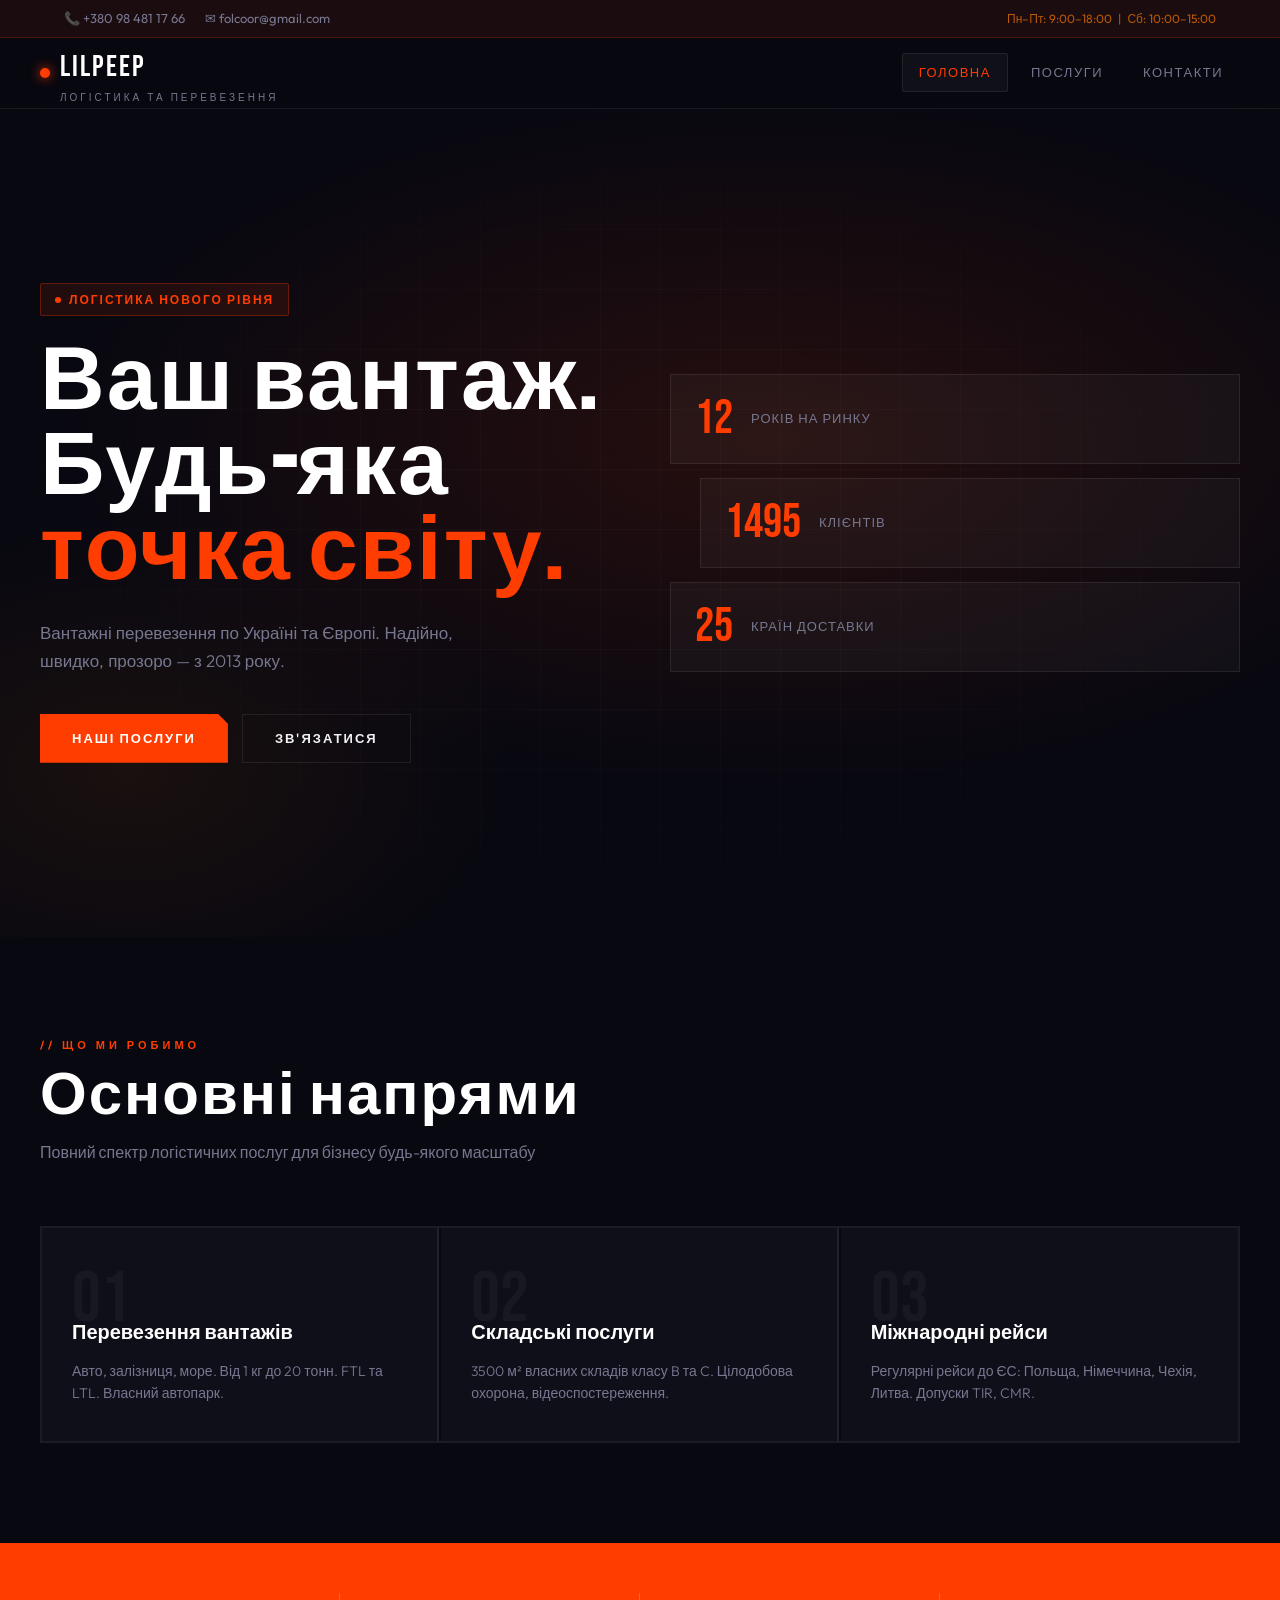
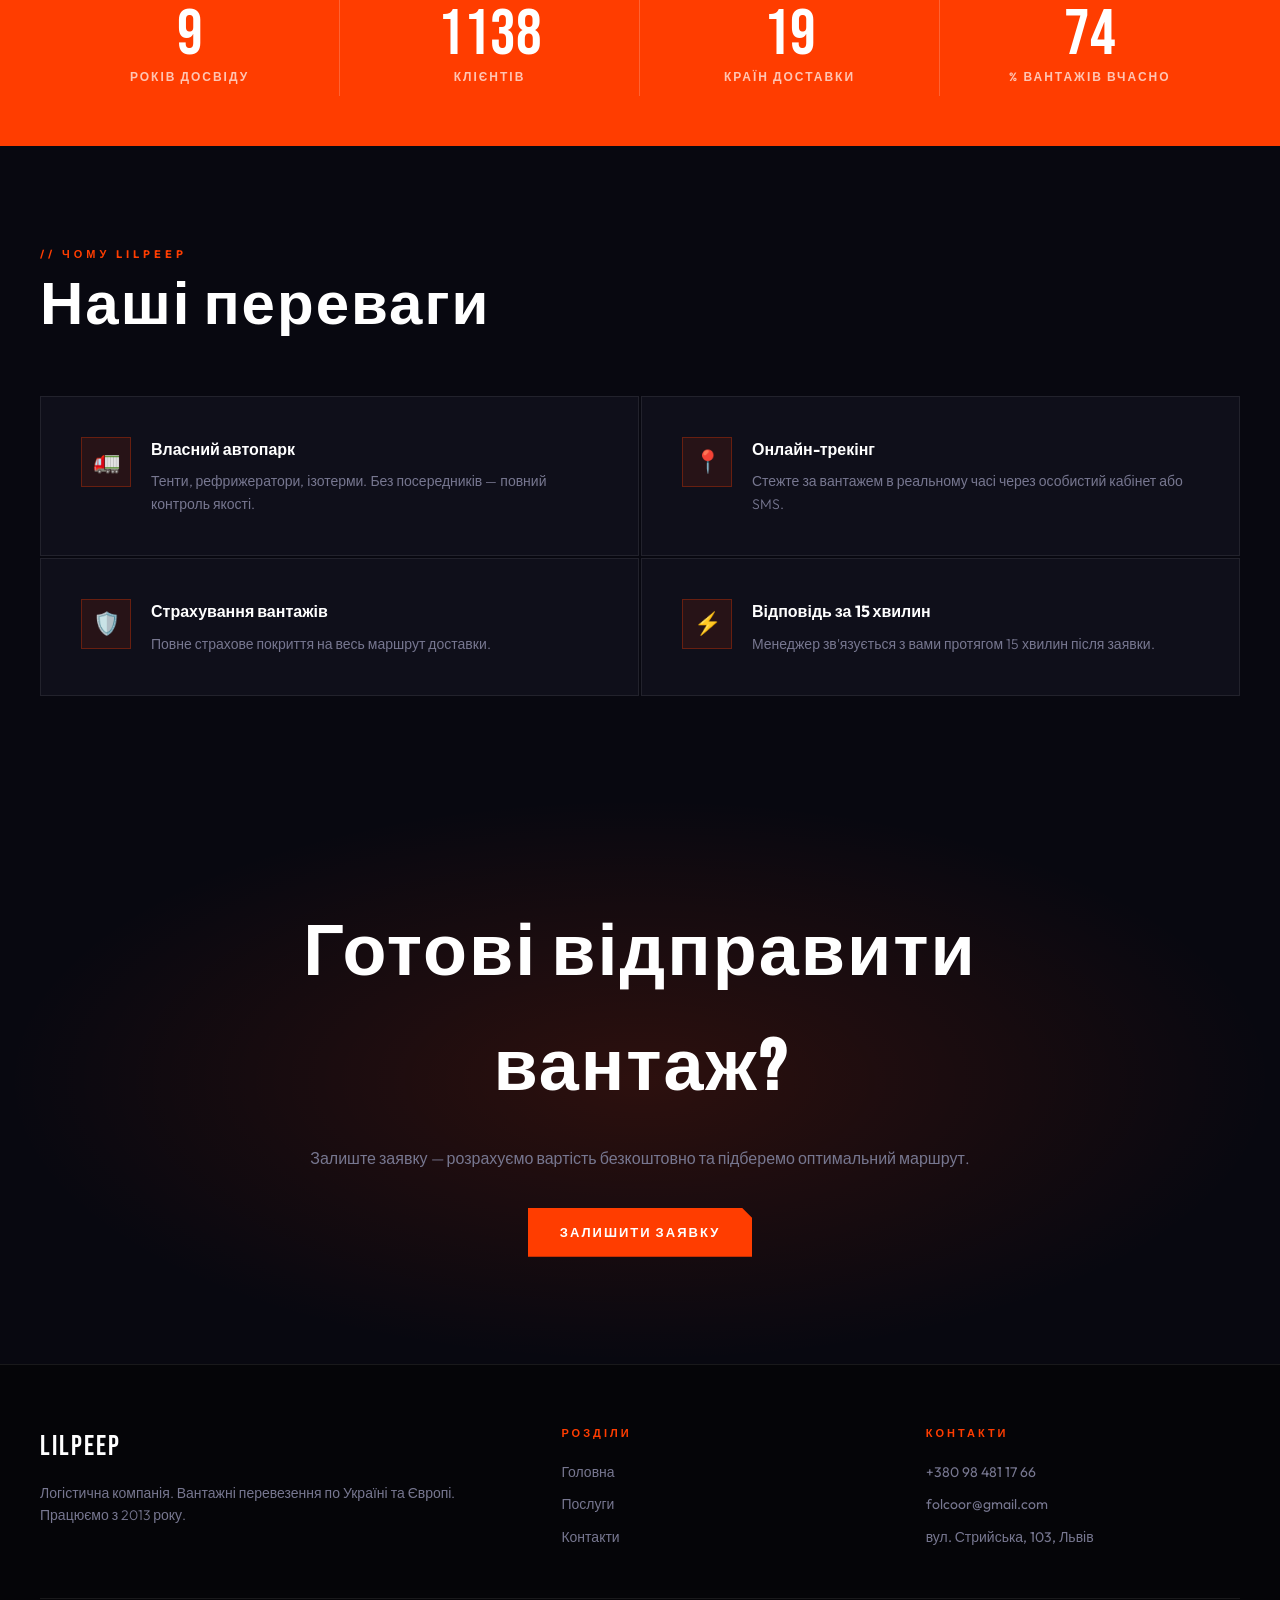
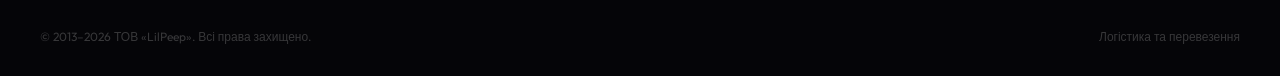
<file: index.html>
<!DOCTYPE html>
<html lang="uk">
<head>
<meta charset="UTF-8">
<meta name="viewport" content="width=device-width, initial-scale=1.0">
<title>Послуги — LilPeep Логістика</title>
<link rel="preconnect" href="https://fonts.googleapis.com">
<link href="https://fonts.googleapis.com/css2?family=Bebas+Neue&family=Outfit:wght@300;400;500;600;700&display=swap" rel="stylesheet">

<link rel="stylesheet" href="style.css">
</head>
<body>

<div class="topbar">
  <div class="wrap">
    <div style="display:flex;gap:20px;align-items:center">
      <a href="tel:+380984811766">📞 +380 98 481 17 66</a>
      <a href="mailto:folcoor@gmail.com">✉ folcoor@gmail.com</a>
    </div>
    <span class="hours">Пн–Пт: 9:00–18:00 &nbsp;|&nbsp; Сб: 10:00–15:00</span>
  </div>
</div>

<header id="header">
  <div class="header-inner">
    <div class="logo">
      <div class="logo-dot"></div>
      <div class="logo-text">
        LilPeep
        <span class="logo-sub">логістика та перевезення</span>
      </div>
    </div>
    <nav>
      <a href="index.html" class="active">Головна</a>
      <a href="Poslygi-LilPeep.html">Послуги</a>
      <a href="Kontakti-LilPeep.html">Контакти</a>
    </nav>
  </div>
</header>

<!-- HERO -->
<section class="hero">
  <div class="hero-bg"></div>
  <div class="hero-grid"></div>
  <div class="hero-content">
    <div>
      <div class="hero-tag">Логістика нового рівня</div>
      <h1>Ваш вантаж.<br>Будь-яка<br><span>точка світу.</span></h1>
      <p class="hero-desc">Вантажні перевезення по Україні та Європі. Надійно, швидко, прозоро — з 2013 року.</p>
      <div class="hero-actions">
        <a href="Poslygi-LilPeep.html" class="btn-primary">Наші послуги</a>
        <a href="Kontakti-LilPeep.html" class="btn-ghost">Зв'язатися</a>
      </div>
    </div>
    <div class="hero-visual">
      <div class="hero-stat-card">
        <div class="hsc-num" data-count="12">0</div>
        <div><div class="hsc-label">Років на ринку</div></div>
      </div>
      <div class="hero-stat-card">
        <div class="hsc-num" data-count="1500">0</div>
        <div><div class="hsc-label">Клієнтів</div></div>
      </div>
      <div class="hero-stat-card">
        <div class="hsc-num" data-count="25">0</div>
        <div><div class="hsc-label">Країн доставки</div></div>
      </div>
    </div>
  </div>
</section>

<!-- SERVICES -->
<section class="section">
  <div class="section-wrap">
    <div class="section-header fade-up">
      <div class="section-eyebrow">// Що ми робимо</div>
      <h2>Основні напрями</h2>
      <p>Повний спектр логістичних послуг для бізнесу будь-якого масштабу</p>
    </div>
    <div class="services-grid fade-up">
      <div class="srv-card">
        <div class="srv-num">01</div>
        <h3>Перевезення вантажів</h3>
        <p>Авто, залізниця, море. Від 1 кг до 20 тонн. FTL та LTL. Власний автопарк.</p>
      </div>
      <div class="srv-card">
        <div class="srv-num">02</div>
        <h3>Складські послуги</h3>
        <p>3500 м² власних складів класу B та C. Цілодобова охорона, відеоспостереження.</p>
      </div>
      <div class="srv-card">
        <div class="srv-num">03</div>
        <h3>Міжнародні рейси</h3>
        <p>Регулярні рейси до ЄС: Польща, Німеччина, Чехія, Литва. Допуски TIR, CMR.</p>
      </div>
    </div>
  </div>
</section>

<!-- STATS BAR -->
<div class="stats-bar">
  <div class="stats-inner">
    <div class="stat-item">
      <div class="stat-num" data-count="12">0</div>
      <div class="stat-lbl">Років досвіду</div>
    </div>
    <div class="stat-item">
      <div class="stat-num" data-count="1500">0</div>
      <div class="stat-lbl">Клієнтів</div>
    </div>
    <div class="stat-item">
      <div class="stat-num" data-count="25">0</div>
      <div class="stat-lbl">Країн доставки</div>
    </div>
    <div class="stat-item">
      <div class="stat-num" data-count="98">0</div>
      <div class="stat-lbl">% вантажів вчасно</div>
    </div>
  </div>
</div>

<!-- WHY US -->
<section class="section">
  <div class="section-wrap">
    <div class="section-header fade-up">
      <div class="section-eyebrow">// Чому LilPeep</div>
      <h2>Наші переваги</h2>
    </div>
    <div class="why-grid">
      <div class="why-item fade-up">
        <div class="why-icon">🚛</div>
        <div>
          <h4>Власний автопарк</h4>
          <p>Тенти, рефрижератори, ізотерми. Без посередників — повний контроль якості.</p>
        </div>
      </div>
      <div class="why-item fade-up">
        <div class="why-icon">📍</div>
        <div>
          <h4>Онлайн-трекінг</h4>
          <p>Стежте за вантажем в реальному часі через особистий кабінет або SMS.</p>
        </div>
      </div>
      <div class="why-item fade-up">
        <div class="why-icon">🛡️</div>
        <div>
          <h4>Страхування вантажів</h4>
          <p>Повне страхове покриття на весь маршрут доставки.</p>
        </div>
      </div>
      <div class="why-item fade-up">
        <div class="why-icon">⚡</div>
        <div>
          <h4>Відповідь за 15 хвилин</h4>
          <p>Менеджер зв'язується з вами протягом 15 хвилин після заявки.</p>
        </div>
      </div>
    </div>
  </div>
</section>

<!-- CTA -->
<div class="cta-section">
  <div class="cta-bg"></div>
  <div class="cta-inner fade-up">
    <h2>Готові відправити вантаж?</h2>
    <p>Залиште заявку — розрахуємо вартість безкоштовно та підберемо оптимальний маршрут.</p>
    <a href="Kontakti-LilPeep.html" class="btn-primary">Залишити заявку</a>
  </div>
</div>

<footer>
  <div class="footer-inner">
    <div>
      <div class="footer-logo">LilPeep</div>
      <p class="footer-desc">Логістична компанія. Вантажні перевезення по Україні та Європі. Працюємо з 2013 року.</p>
    </div>
    <div class="footer-col">
      <h4>Розділи</h4>
      <a href="index.html">Головна</a>
      <a href="Poslygi-LilPeep.html">Послуги</a>
      <a href="Kontakti-LilPeep.html">Контакти</a>
    </div>
    <div class="footer-col">
      <h4>Контакти</h4>
      <a href="tel:+380984811766">+380 98 481 17 66</a>
      <a href="mailto:folcoor@gmail.com">folcoor@gmail.com</a>
      <a>вул. Стрийська, 103, Львів</a>
    </div>
  </div>
  <div class="copyright">
    <span>© 2013–2026 ТОВ «LilPeep». Всі права захищено.</span>
    <span>Логістика та перевезення</span>
  </div>
</footer>

<script>
  // Sticky header shadow
  const header = document.getElementById('header');
  window.addEventListener('scroll', () => {
    header.classList.toggle('scrolled', window.scrollY > 20);
  });

  // Fade-up on scroll
  const faders = document.querySelectorAll('.fade-up');
  const obs = new IntersectionObserver((entries) => {
    entries.forEach((e, i) => {
      if (e.isIntersecting) {
        setTimeout(() => e.target.classList.add('visible'), i * 100);
        obs.unobserve(e.target);
      }
    });
  }, { threshold: 0.15 });
  faders.forEach(el => obs.observe(el));

  // Counter animation
  function animateCount(el) {
    const target = +el.dataset.count;
    const dur = 1800;
    const start = performance.now();
    const tick = (now) => {
      const p = Math.min((now - start) / dur, 1);
      const ease = 1 - Math.pow(1 - p, 3);
      el.textContent = Math.round(ease * target);
      if (p < 1) requestAnimationFrame(tick);
      else el.textContent = target + (el.closest('.stat-item') && el.dataset.count === '98' ? '' : (el.dataset.count === '12' ? '+' : ''));
    };
    requestAnimationFrame(tick);
  }

  const counters = document.querySelectorAll('[data-count]');
  const cObs = new IntersectionObserver((entries) => {
    entries.forEach(e => {
      if (e.isIntersecting) { animateCount(e.target); cObs.unobserve(e.target); }
    });
  }, { threshold: 0.5 });
  counters.forEach(el => cObs.observe(el));
</script>
</body>
</html>
</file>
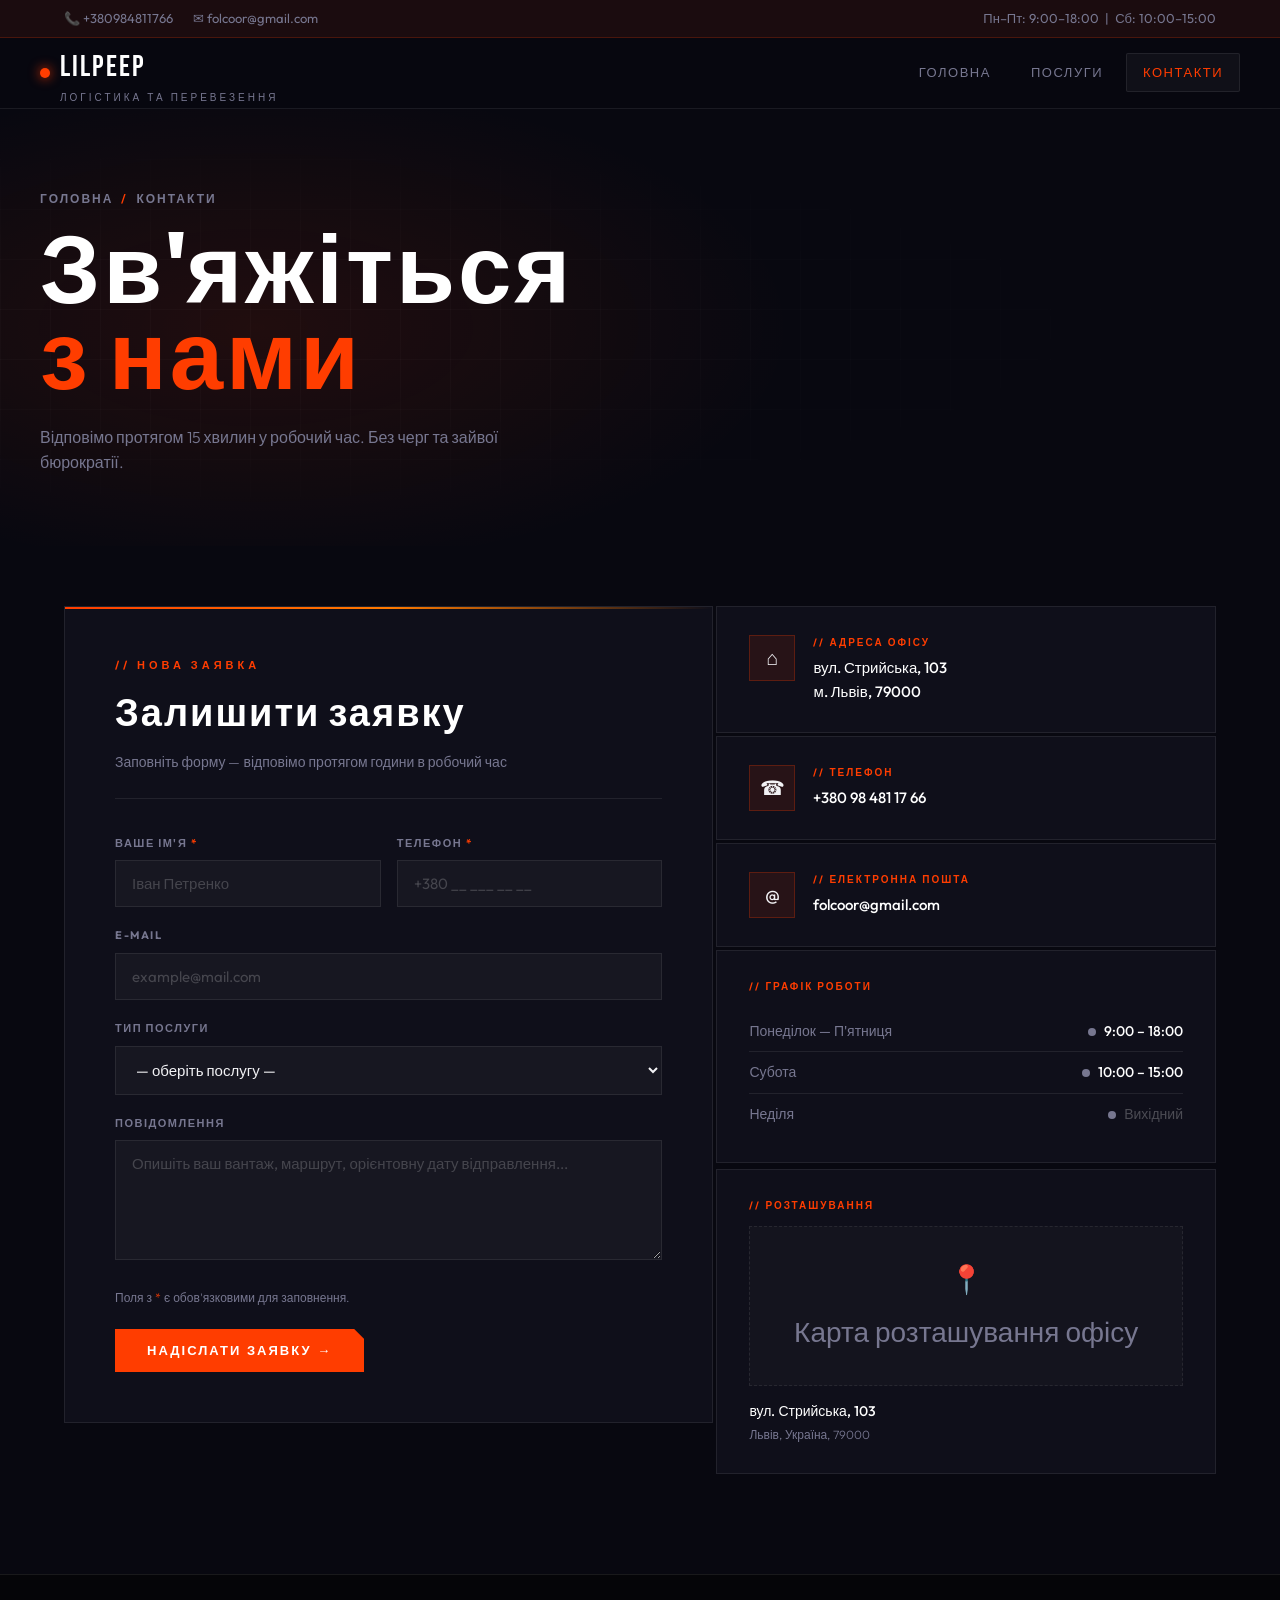
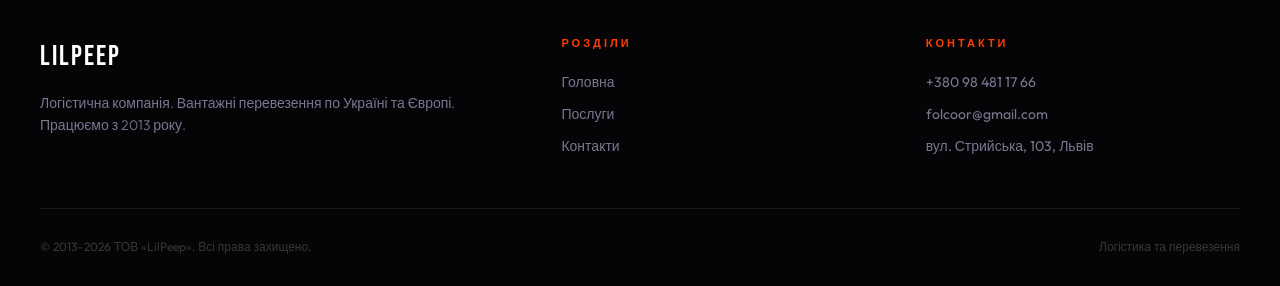
<file: Kontakti-LilPeep.html>
<!DOCTYPE html>
<html lang="uk">
<head>
<meta charset="UTF-8">
<meta name="viewport" content="width=device-width, initial-scale=1.0">
<title>Послуги — LilPeep Логістика</title>
<link rel="preconnect" href="https://fonts.googleapis.com">
<link href="https://fonts.googleapis.com/css2?family=Bebas+Neue&family=Outfit:wght@300;400;500;600;700&display=swap" rel="stylesheet">

<link rel="stylesheet" href="style.css">
</head>
<body>

<div class="topbar">
  <div class="wrap">
    <div style="display:flex;gap:20px">
      <a href="tel:+380984811766">📞 +380984811766</a>
      <a href="mailto:folcoor@gmail.com">✉ folcoor@gmail.com</a>
    </div>
    <span>Пн–Пт: 9:00–18:00 &nbsp;|&nbsp; Сб: 10:00–15:00</span>
  </div>
</div>

<header>
  <div class="header-inner">
    <div class="logo">
      <div class="logo-dot"></div>
      <div class="logo-text">
        LilPeep
        <span class="logo-sub">логістика та перевезення</span>
      </div>
    </div>
    <nav>
      <a href="index.html">Головна</a>
      <a href="Poslygi-LilPeep.html">Послуги</a>
      <a href="Kontakti-LilPeep.html" class="active">Контакти</a>
    </nav>
  </div>
</header>

<div class="page-header">
  <div class="page-header-bg"></div>
  <div class="page-header-grid"></div>
  <div class="page-header-content">
    <div class="breadcrumb">
      <a href="index.html">Головна</a>
      <span class="breadcrumb-sep">/</span>
      <span>Контакти</span>
    </div>
    <h1>Зв'яжіться<br><span>з нами</span></h1>
    <p class="page-header-desc">Відповімо протягом 15 хвилин у робочий час. Без черг та зайвої бюрократії.</p>
  </div>
</div>

<div class="container">
  <div class="two-col">

    <!-- FORM -->
    <div class="form-box fade-up">
      <div class="form-label">// Нова заявка</div>
      <h2>Залишити заявку</h2>
      <p class="sub">Заповніть форму — відповімо протягом години в робочий час</p>

      <form id="contactForm" novalidate>
        <div class="form-grid">
          <div class="form-row">
            <label>Ваше ім'я <span class="req">*</span></label>
            <input type="text" name="name" placeholder="Іван Петренко" required>
          </div>
          <div class="form-row">
            <label>Телефон <span class="req">*</span></label>
            <input type="tel" name="phone" placeholder="+380 __ ___ __ __" required>
          </div>
        </div>
        <div class="form-row">
          <label>E-mail</label>
          <input type="email" name="email" placeholder="example@mail.com">
        </div>
        <div class="form-row">
          <label>Тип послуги</label>
          <select name="service">
            <option value="">— оберіть послугу —</option>
            <option>Перевезення вантажів</option>
            <option>Складські послуги</option>
            <option>Експедирування</option>
            <option>Міжнародні перевезення</option>
            <option>Інше</option>
          </select>
        </div>
        <div class="form-row">
          <label>Повідомлення</label>
          <textarea name="message" placeholder="Опишіть ваш вантаж, маршрут, орієнтовну дату відправлення..."></textarea>
        </div>
        <div class="form-note">Поля з <span style="color:var(--accent)">*</span> є обов'язковими для заповнення.</div>
        <button type="submit" class="btn-primary">Надіслати заявку →</button>
        <div class="success-msg" id="successMsg">✓ Заявку отримано! Зв'яжемося з вами найближчим часом.</div>
      </form>
    </div>

    <!-- INFO SIDE -->
    <div class="info-side fade-up">

      <div class="info-card">
        <div class="info-ico">⌂</div>
        <div>
          <div class="info-lbl">// Адреса офісу</div>
          <div class="info-val">вул. Стрийська, 103<br>м. Львів, 79000</div>
        </div>
      </div>

      <div class="info-card">
        <div class="info-ico">☎</div>
        <div>
          <div class="info-lbl">// Телефон</div>
          <div class="info-val"><a href="tel:+380984811766">+380 98 481 17 66</a></div>
        </div>
      </div>

      <div class="info-card">
        <div class="info-ico">@</div>
        <div>
          <div class="info-lbl">// Електронна пошта</div>
          <div class="info-val"><a href="mailto:folcoor@gmail.com">folcoor@gmail.com</a></div>
        </div>
      </div>

      <div class="hours-card">
        <div class="hours-label">// Графік роботи</div>
        <div class="hours-row">
          <span class="hours-day">Понеділок — П'ятниця</span>
          <span class="hours-time"><span class="status-dot" id="wdDot"></span><span id="wdTime">9:00 – 18:00</span></span>
        </div>
        <div class="hours-row">
          <span class="hours-day">Субота</span>
          <span class="hours-time"><span class="status-dot" id="satDot"></span><span id="satTime">10:00 – 15:00</span></span>
        </div>
        <div class="hours-row">
          <span class="hours-day">Неділя</span>
          <span class="hours-time closed"><span class="status-dot closed-dot"></span>Вихідний</span>
        </div>
      </div>

      <div class="map-box">
        <div class="map-label">// Розташування</div>
        <div class="map-ph">
          <span>📍</span>
          <span>Карта розташування офісу</span>
        </div>
        <div class="map-addr">
          вул. Стрийська, 103<br>
          <small>Львів, Україна, 79000</small>
        </div>
      </div>

    </div>
  </div>
</div>

<footer>
  <div class="footer-inner">
    <div>
      <div class="footer-logo">LilPeep</div>
      <p class="footer-desc">Логістична компанія. Вантажні перевезення по Україні та Європі. Працюємо з 2013 року.</p>
    </div>
    <div class="footer-col">
      <h4>Розділи</h4>
      <a href="index.html">Головна</a>
      <a href="Poslygi-LilPeep.html">Послуги</a>
      <a href="Kontakti-LilPeep.html">Контакти</a>
    </div>
    <div class="footer-col">
      <h4>Контакти</h4>
      <a href="tel:+380984811766">+380 98 481 17 66</a>
      <a href="mailto:folcoor@gmail.com">folcoor@gmail.com</a>
      <a>вул. Стрийська, 103, Львів</a>
    </div>
  </div>
  <div class="copyright">
    <span>© 2013–2026 ТОВ «LilPeep». Всі права захищено.</span>
    <span>Логістика та перевезення</span>
  </div>
</footer>

<script>
  // Scroll animations
  const faders = document.querySelectorAll('.fade-up');
  const obs = new IntersectionObserver((entries) => {
    entries.forEach((e, i) => {
      if (e.isIntersecting) {
        setTimeout(() => e.target.classList.add('visible'), i * 100);
        obs.unobserve(e.target);
      }
    });
  }, { threshold: 0.1 });
  faders.forEach(el => obs.observe(el));

  // Form submit demo
  document.getElementById('contactForm').addEventListener('submit', function(e) {
    e.preventDefault();
    const btn = this.querySelector('.btn-primary');
    btn.textContent = 'Надсилаємо...';
    btn.style.opacity = '.7';
    setTimeout(() => {
      btn.textContent = '✓ Відправлено';
      btn.style.background = '#00c864';
      btn.style.opacity = '1';
      document.getElementById('successMsg').style.display = 'block';
      this.querySelectorAll('input, textarea, select').forEach(el => el.value = '');
      setTimeout(() => {
        btn.textContent = 'Надіслати заявку →';
        btn.style.background = '';
        document.getElementById('successMsg').style.display = 'none';
      }, 4000);
    }, 1200);
  });

  // Active status dots
  const now = new Date();
  const day = now.getDay(); // 0=Sun
  const h = now.getHours(), m = now.getMinutes();
  const mins = h * 60 + m;
  const isWeekday = day >= 1 && day <= 5;
  const isSat = day === 6;
  const wdOpen = mins >= 540 && mins < 1080; // 9:00-18:00
  const satOpen = mins >= 600 && mins < 900; // 10:00-15:00

  const wdDot = document.getElementById('wdDot');
  const satDot = document.getElementById('satDot');
  if (!(isWeekday && wdOpen)) { wdDot.classList.add('closed-dot'); }
  if (!(isSat && satOpen)) { satDot.classList.add('closed-dot'); }
</script>
</body>
</html>
</file>
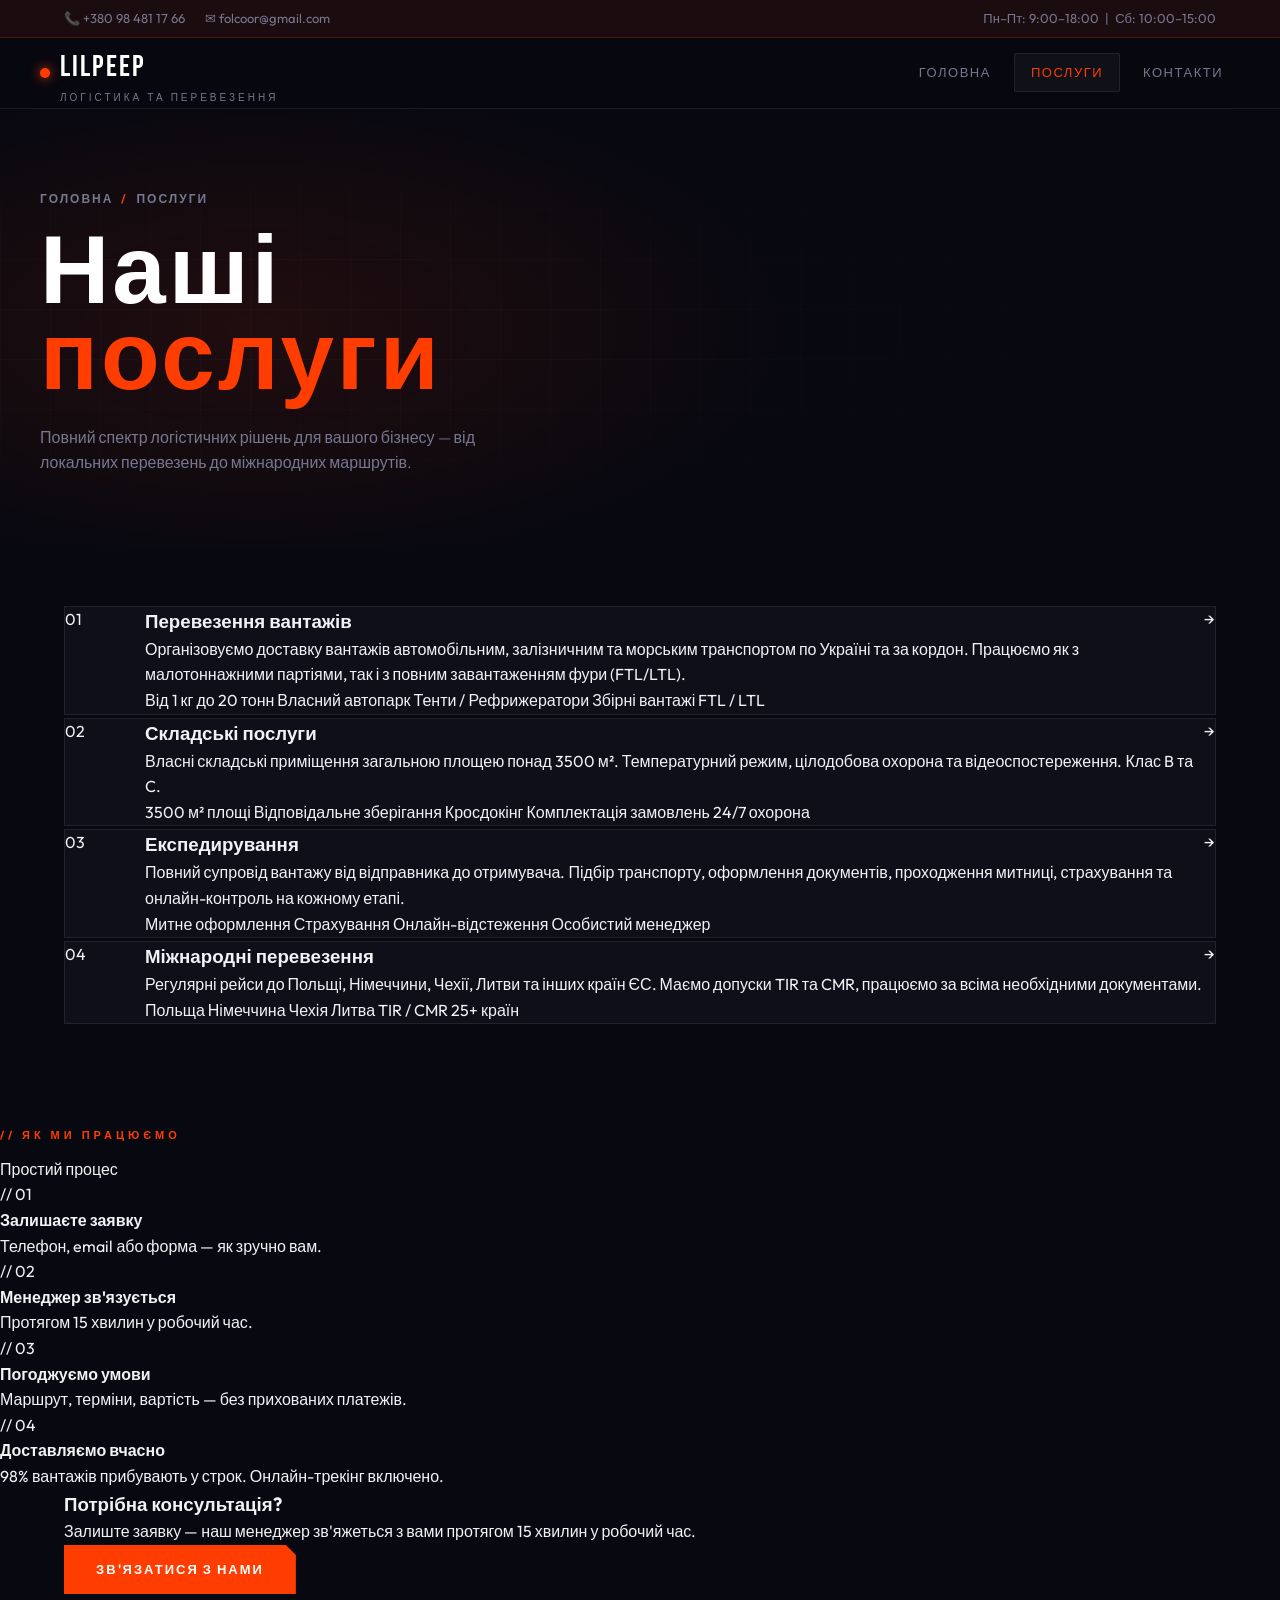
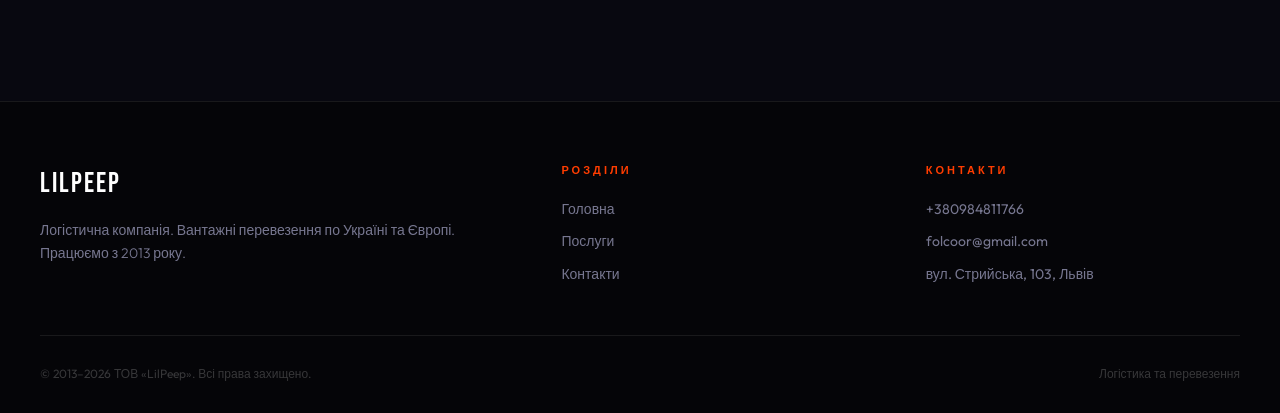
<file: Poslygi-LilPeep.html>
<!DOCTYPE html>
<html lang="uk">
<head>
<meta charset="UTF-8">
<meta name="viewport" content="width=device-width, initial-scale=1.0">
<title>Послуги — LilPeep Логістика</title>
<link rel="preconnect" href="https://fonts.googleapis.com">
<link href="https://fonts.googleapis.com/css2?family=Bebas+Neue&family=Outfit:wght@300;400;500;600;700&display=swap" rel="stylesheet">

<link rel="stylesheet" href="style.css">
</head>
<body>

<div class="topbar">
  <div class="wrap">
    <div style="display:flex;gap:20px">
      <a href="tel:+380984811766">📞 +380 98 481 17 66</a>
      <a href="mailto:folcoor@gmail.com">✉ folcoor@gmail.com</a>
    </div>
    <span>Пн–Пт: 9:00–18:00 &nbsp;|&nbsp; Сб: 10:00–15:00</span>
  </div>
</div>

<header>
  <div class="header-inner">
    <div class="logo">
      <div class="logo-dot"></div>
      <div class="logo-text">
        LilPeep
        <span class="logo-sub">логістика та перевезення</span>
      </div>
    </div>
    <nav>
      <a href="index.html">Головна</a>
      <a href="Poslygi-LilPeep.html" class="active">Послуги</a>
      <a href="Kontakti-LilPeep.html">Контакти</a>
    </nav>
  </div>
</header>

<div class="page-header">
  <div class="page-header-bg"></div>
  <div class="page-header-grid"></div>
  <div class="page-header-content">
    <div class="breadcrumb">
      <a href="index.html">Головна</a>
      <span class="breadcrumb-sep">/</span>
      <span>Послуги</span>
    </div>
    <h1>Наші<br><span>послуги</span></h1>
    <p class="page-header-desc">Повний спектр логістичних рішень для вашого бізнесу — від локальних перевезень до міжнародних маршрутів.</p>
  </div>
</div>

<div class="container">

  <div class="srv-item fade-up">
    <div class="srv-item-num">01</div>
    <div class="srv-item-body">
      <h3>Перевезення вантажів</h3>
      <p>Організовуємо доставку вантажів автомобільним, залізничним та морським транспортом по Україні та за кордон. Працюємо як з малотоннажними партіями, так і з повним завантаженням фури (FTL/LTL).</p>
      <div class="srv-tags">
        <span class="tag">Від 1 кг до 20 тонн</span>
        <span class="tag">Власний автопарк</span>
        <span class="tag">Тенти / Рефрижератори</span>
        <span class="tag">Збірні вантажі</span>
        <span class="tag">FTL / LTL</span>
      </div>
    </div>
    <div class="srv-item-arrow">→</div>
  </div>

  <div class="srv-item fade-up">
    <div class="srv-item-num">02</div>
    <div class="srv-item-body">
      <h3>Складські послуги</h3>
      <p>Власні складські приміщення загальною площею понад 3500 м². Температурний режим, цілодобова охорона та відеоспостереження. Клас B та C.</p>
      <div class="srv-tags">
        <span class="tag">3500 м² площі</span>
        <span class="tag">Відповідальне зберігання</span>
        <span class="tag">Кросдокінг</span>
        <span class="tag">Комплектація замовлень</span>
        <span class="tag">24/7 охорона</span>
      </div>
    </div>
    <div class="srv-item-arrow">→</div>
  </div>

  <div class="srv-item fade-up">
    <div class="srv-item-num">03</div>
    <div class="srv-item-body">
      <h3>Експедирування</h3>
      <p>Повний супровід вантажу від відправника до отримувача. Підбір транспорту, оформлення документів, проходження митниці, страхування та онлайн-контроль на кожному етапі.</p>
      <div class="srv-tags">
        <span class="tag">Митне оформлення</span>
        <span class="tag">Страхування</span>
        <span class="tag">Онлайн-відстеження</span>
        <span class="tag">Особистий менеджер</span>
      </div>
    </div>
    <div class="srv-item-arrow">→</div>
  </div>

  <div class="srv-item fade-up">
    <div class="srv-item-num">04</div>
    <div class="srv-item-body">
      <h3>Міжнародні перевезення</h3>
      <p>Регулярні рейси до Польщі, Німеччини, Чехії, Литви та інших країн ЄС. Маємо допуски TIR та CMR, працюємо за всіма необхідними документами.</p>
      <div class="srv-tags">
        <span class="tag">Польща</span>
        <span class="tag">Німеччина</span>
        <span class="tag">Чехія</span>
        <span class="tag">Литва</span>
        <span class="tag">TIR / CMR</span>
        <span class="tag">25+ країн</span>
      </div>
    </div>
    <div class="srv-item-arrow">→</div>
  </div>

</div>

<!-- PROCESS -->
<div class="process-section fade-up">
  <div class="process-inner">
    <div class="section-eyebrow">// Як ми працюємо</div>
    <div class="section-title">Простий процес</div>
    <div class="process-steps">
      <div class="step">
        <div class="step-dot"></div>
        <div class="step-n">// 01</div>
        <h4>Залишаєте заявку</h4>
        <p>Телефон, email або форма — як зручно вам.</p>
      </div>
      <div class="step">
        <div class="step-dot"></div>
        <div class="step-n">// 02</div>
        <h4>Менеджер зв'язується</h4>
        <p>Протягом 15 хвилин у робочий час.</p>
      </div>
      <div class="step">
        <div class="step-dot"></div>
        <div class="step-n">// 03</div>
        <h4>Погоджуємо умови</h4>
        <p>Маршрут, терміни, вартість — без прихованих платежів.</p>
      </div>
      <div class="step">
        <div class="step-dot"></div>
        <div class="step-n">// 04</div>
        <h4>Доставляємо вчасно</h4>
        <p>98% вантажів прибувають у строк. Онлайн-трекінг включено.</p>
      </div>
    </div>
  </div>
</div>

<div class="container" style="padding-top:0">
  <div class="cta-box fade-up">
    <div>
      <h3>Потрібна консультація?</h3>
      <p>Залиште заявку — наш менеджер зв'яжеться з вами протягом 15 хвилин у робочий час.</p>
    </div>
    <a href="Kontakti-LilPeep.html" class="btn-primary">Зв'язатися з нами</a>
  </div>
</div>

<footer>
  <div class="footer-inner">
    <div>
      <div class="footer-logo">LilPeep</div>
      <p class="footer-desc">Логістична компанія. Вантажні перевезення по Україні та Європі. Працюємо з 2013 року.</p>
    </div>
    <div class="footer-col">
      <h4>Розділи</h4>
      <a href="index.html">Головна</a>
      <a href="Poslygi-LilPeep.html">Послуги</a>
      <a href="Kontakti-LilPeep.html">Контакти</a>
    </div>
    <div class="footer-col">
      <h4>Контакти</h4>
      <a href="tel:+380984811766">+380984811766</a>
      <a href="mailto:folcoor@gmail.com">folcoor@gmail.com</a>
      <a>вул. Стрийська, 103, Львів</a>
    </div>
  </div>
  <div class="copyright">
    <span>© 2013–2026 ТОВ «LilPeep». Всі права захищено.</span>
    <span>Логістика та перевезення</span>
  </div>
</footer>

<script>
  const faders = document.querySelectorAll('.fade-up');
  const obs = new IntersectionObserver((entries) => {
    entries.forEach((e, i) => {
      if (e.isIntersecting) {
        setTimeout(() => e.target.classList.add('visible'), i * 80);
        obs.unobserve(e.target);
      }
    });
  }, { threshold: 0.1 });
  faders.forEach(el => obs.observe(el));
</script>
</body>
</html>
</file>
<file: style.css>
:root {
  --bg: #080810;
  --surface: #0f0f1a;
  --card: rgba(255,255,255,0.04);
  --border: rgba(255,255,255,0.08);
  --accent: #ff3d00;
  --accent2: #ff7a00;
  --glow: rgba(255,61,0,0.35);
  --text: #f2f2f5;
  --muted: #777790;
  --white: #fff;
}

*, *::before, *::after { box-sizing: border-box; margin: 0; padding: 0; }
html { scroll-behavior: smooth; }
body {
  background: var(--bg); color: var(--text);
  font-family: 'Outfit', sans-serif;
  font-size: 16px; line-height: 1.6; overflow-x: hidden;
}
a { color: var(--accent); text-decoration: none; }
a:hover { color: var(--accent2); }

/* --- ОБЩИЕ ЭЛЕМЕНТЫ (Topbar, Header, Footer) --- */
.topbar {
  background: rgba(255,61,0,0.08);
  border-bottom: 1px solid rgba(255,61,0,0.2);
  padding: 8px 0; font-size: 13px; color: var(--muted);
}
.topbar .wrap {
  max-width: 1200px; margin: 0 auto; padding: 0 24px;
  display: flex; justify-content: space-between; align-items: center;
}
.topbar a { color: var(--muted); }
.topbar a:hover { color: var(--accent); }
.topbar .hours { color: rgba(255,122,0,0.7); font-size: 12px; }

header {
  position: sticky; top: 0; z-index: 100;
  background: rgba(8,8,16,0.85);
  backdrop-filter: blur(20px); -webkit-backdrop-filter: blur(20px);
  border-bottom: 1px solid var(--border);
  padding: 0 24px; transition: box-shadow .3s;
}
header.scrolled { box-shadow: 0 4px 40px rgba(0,0,0,0.6); }
.header-inner {
  max-width: 1200px; margin: 0 auto;
  display: flex; align-items: center; justify-content: space-between; height: 70px;
}
.logo {
  font-family: 'Bebas Neue', sans-serif;
  font-size: 30px; letter-spacing: 2px; color: var(--white);
  display: flex; align-items: center; gap: 10px;
}
.logo-dot {
  width: 10px; height: 10px; background: var(--accent); border-radius: 50%;
  box-shadow: 0 0 12px var(--accent); animation: pulse 2s ease-in-out infinite;
}
@keyframes pulse {
  0%,100% { box-shadow: 0 0 10px var(--accent); transform: scale(1); }
  50% { box-shadow: 0 0 20px var(--accent2); transform: scale(1.3); }
}
.logo-text { display: flex; flex-direction: column; }
.logo-sub {
  font-family: 'Outfit', sans-serif; font-size: 10px; font-weight: 400;
  letter-spacing: 3px; color: var(--muted); text-transform: uppercase; line-height: 1; margin-top: 2px;
}
nav { display: flex; gap: 6px; }
nav a {
  color: var(--muted); font-size: 13px; font-weight: 500;
  text-transform: uppercase; letter-spacing: 1.5px;
  padding: 8px 16px; border-radius: 2px; border: 1px solid transparent; transition: all .25s;
}
nav a:hover, nav a.active { color: var(--white); border-color: var(--border); background: var(--card); }
nav a.active { color: var(--accent); }

footer { background: #050508; border-top: 1px solid var(--border); padding: 60px 24px 30px; }
.footer-inner {
  max-width: 1200px; margin: 0 auto;
  display: grid; grid-template-columns: 1.5fr 1fr 1fr;
  gap: 50px; padding-bottom: 40px; border-bottom: 1px solid var(--border);
}
.footer-logo { font-family: 'Bebas Neue', sans-serif; font-size: 28px; letter-spacing: 2px; color: var(--white); margin-bottom: 12px; }
.footer-desc { color: var(--muted); font-size: 14px; font-weight: 300; }
.footer-col h4 { font-size: 11px; font-weight: 700; text-transform: uppercase; letter-spacing: 3px; color: var(--accent); margin-bottom: 18px; }
.footer-col a { display: block; color: var(--muted); font-size: 14px; margin-bottom: 10px; transition: color .2s; }
.footer-col a:hover { color: var(--white); }
.copyright { max-width: 1200px; margin: 28px auto 0; display: flex; justify-content: space-between; align-items: center; color: rgba(255,255,255,0.2); font-size: 12px; }

/* КНОПКИ */
.btn-primary {
  background: var(--accent); color: var(--white);
  padding: 14px 32px; font-size: 13px; font-weight: 700; text-transform: uppercase; letter-spacing: 2px;
  border: none; cursor: pointer; transition: all .25s;
  clip-path: polygon(0 0, calc(100% - 10px) 0, 100% 10px, 100% 100%, 0 100%);
  display: inline-block; position: relative; overflow: hidden;
}
.btn-primary:hover { background: var(--accent2); color: var(--white); box-shadow: 0 0 30px var(--glow); transform: translateY(-2px); }
.btn-ghost {
  background: transparent; color: var(--text); padding: 13px 32px; font-size: 13px; font-weight: 600; text-transform: uppercase; letter-spacing: 2px;
  border: 1px solid var(--border); cursor: pointer; transition: all .25s; display: inline-block;
}
.btn-ghost:hover { border-color: var(--accent); color: var(--accent); background: rgba(255,61,0,0.05); }

/* --- ГОЛОВНА СТОРИНКА (LilPeep-Golovna.html) --- */
.hero { position: relative; min-height: 92vh; display: flex; align-items: center; overflow: hidden; padding: 80px 24px; }
.hero-bg { position: absolute; inset: 0; background: radial-gradient(ellipse 80% 60% at 60% 40%, rgba(255,61,0,0.12) 0%, transparent 70%), radial-gradient(ellipse 50% 50% at 10% 80%, rgba(255,122,0,0.07) 0%, transparent 60%), var(--bg); }
.hero-grid { position: absolute; inset: 0; background-image: linear-gradient(rgba(255,255,255,0.025) 1px, transparent 1px), linear-gradient(90deg, rgba(255,255,255,0.025) 1px, transparent 1px); background-size: 60px 60px; mask-image: radial-gradient(ellipse at center, black 30%, transparent 80%); -webkit-mask-image: radial-gradient(ellipse at center, black 30%, transparent 80%); }
.hero-content { position: relative; z-index: 2; max-width: 1200px; margin: 0 auto; width: 100%; display: grid; grid-template-columns: 1fr 1fr; gap: 60px; align-items: center; }
.hero-tag { display: inline-flex; align-items: center; gap: 8px; background: rgba(255,61,0,0.1); border: 1px solid rgba(255,61,0,0.3); color: var(--accent); font-size: 12px; font-weight: 600; letter-spacing: 2px; text-transform: uppercase; padding: 6px 14px; border-radius: 2px; margin-bottom: 24px; }
.hero-tag::before { content: ''; width: 6px; height: 6px; background: var(--accent); border-radius: 50%; animation: blink 1.4s ease-in-out infinite; }
@keyframes blink { 0%,100%{opacity:1} 50%{opacity:0.2} }
.hero h1 { font-family: 'Bebas Neue', sans-serif; font-size: clamp(52px, 7vw, 90px); line-height: .95; letter-spacing: 2px; color: var(--white); margin-bottom: 24px; }
.hero h1 span { color: var(--accent); }
.hero-desc { color: var(--muted); font-size: 17px; max-width: 480px; margin-bottom: 40px; font-weight: 300; }
.hero-actions { display: flex; gap: 14px; flex-wrap: wrap; }
.hero-visual { display: flex; flex-direction: column; gap: 14px; }
.hero-stat-card { background: rgba(255,255,255,0.03); border: 1px solid var(--border); padding: 20px 24px; display: flex; align-items: center; gap: 18px; transition: border-color .3s, transform .3s; animation: slideInRight .6s ease backwards; }
.hero-stat-card:nth-child(1) { animation-delay: .1s; }
.hero-stat-card:nth-child(2) { animation-delay: .2s; margin-left: 30px; }
.hero-stat-card:nth-child(3) { animation-delay: .3s; }
.hero-stat-card:hover { border-color: var(--accent); transform: translateX(-4px); }
@keyframes slideInRight { from { opacity:0; transform: translateX(40px); } to { opacity:1; transform: translateX(0); } }
.hsc-num { font-family: 'Bebas Neue', sans-serif; font-size: 48px; line-height: 1; color: var(--accent); }
.hsc-label { font-size: 13px; color: var(--muted); text-transform: uppercase; letter-spacing: 1px; }

.section { padding: 100px 24px; }
.section-wrap { max-width: 1200px; margin: 0 auto; }
.section-header { margin-bottom: 60px; }
.section-eyebrow { font-size: 11px; font-weight: 700; text-transform: uppercase; letter-spacing: 4px; color: var(--accent); margin-bottom: 12px; }
.section-header h2 { font-family: 'Bebas Neue', sans-serif; font-size: clamp(36px, 5vw, 60px); letter-spacing: 2px; color: var(--white); line-height: 1; }
.section-header p { color: var(--muted); margin-top: 14px; font-weight: 300; max-width: 500px; }
.services-grid { display: grid; grid-template-columns: repeat(3, 1fr); gap: 2px; border: 2px solid var(--border); }
.srv-card { background: var(--surface); padding: 36px 30px; border-right: 2px solid var(--border); transition: background .3s; position: relative; overflow: hidden; }
.srv-card:last-child { border-right: none; }
.srv-card::before { content: ''; position: absolute; top: 0; left: 0; width: 100%; height: 2px; background: var(--accent); transform: scaleX(0); transform-origin: left; transition: transform .4s ease; }
.srv-card:hover { background: rgba(255,61,0,0.05); }
.srv-card:hover::before { transform: scaleX(1); }
.srv-num { font-family: 'Bebas Neue', sans-serif; font-size: 72px; line-height: 1; color: rgba(255,255,255,0.04); margin-bottom: -20px; }
.srv-card h3 { font-size: 20px; font-weight: 700; color: var(--white); margin-bottom: 12px; }
.srv-card p { color: var(--muted); font-size: 14px; font-weight: 300; }
.stats-bar { background: var(--accent); padding: 50px 24px; }
.stats-inner { max-width: 1200px; margin: 0 auto; display: grid; grid-template-columns: repeat(4, 1fr); gap: 0; }
.stat-item { text-align: center; padding: 10px 20px; border-right: 1px solid rgba(255,255,255,0.2); }
.stat-item:last-child { border-right: none; }
.stat-num { font-family: 'Bebas Neue', sans-serif; font-size: 64px; line-height: 1; color: var(--white); }
.stat-lbl { font-size: 12px; font-weight: 600; text-transform: uppercase; letter-spacing: 2px; color: rgba(255,255,255,0.7); }
.why-grid { display: grid; grid-template-columns: 1fr 1fr; gap: 2px; }
.why-item { background: var(--surface); padding: 40px; border: 1px solid var(--border); display: flex; gap: 20px; transition: border-color .3s; }
.why-item:hover { border-color: rgba(255,61,0,0.4); }
.why-icon { width: 50px; height: 50px; flex-shrink: 0; background: rgba(255,61,0,0.1); border: 1px solid rgba(255,61,0,0.3); display: flex; align-items: center; justify-content: center; font-size: 22px; }
.why-item h4 { font-size: 16px; font-weight: 700; color: var(--white); margin-bottom: 8px; }
.why-item p { font-size: 14px; color: var(--muted); font-weight: 300; }

.cta-section { padding: 100px 24px; position: relative; overflow: hidden; }
.cta-bg { position: absolute; inset: 0; background: radial-gradient(ellipse at center, rgba(255,61,0,0.15) 0%, transparent 70%); }
.cta-inner { position: relative; z-index: 1; max-width: 700px; margin: 0 auto; text-align: center; }
.cta-inner h2 { font-family: 'Bebas Neue', sans-serif; font-size: clamp(40px, 6vw, 72px); letter-spacing: 2px; color: var(--white); margin-bottom: 20px; }
.cta-inner p { color: var(--muted); margin-bottom: 36px; font-weight: 300; }

/* --- ВНУТРЕННИЕ СТРАНИЦЫ (Контакти, Послуги) --- */
.page-header { position: relative; padding: 80px 24px 70px; overflow: hidden; }
.page-header-bg { position: absolute; inset: 0; background: radial-gradient(ellipse 60% 80% at 20% 50%, rgba(255,61,0,0.1) 0%, transparent 70%), var(--bg); }
.page-header-grid { position: absolute; inset: 0; background-image: linear-gradient(rgba(255,255,255,0.02) 1px, transparent 1px), linear-gradient(90deg, rgba(255,255,255,0.02) 1px, transparent 1px); background-size: 50px 50px; mask-image: radial-gradient(ellipse at 20% 50%, black 20%, transparent 70%); -webkit-mask-image: radial-gradient(ellipse at 20% 50%, black 20%, transparent 70%); }
.page-header-content { position: relative; z-index: 2; max-width: 1200px; margin: 0 auto; }
.breadcrumb { display: flex; align-items: center; gap: 8px; font-size: 12px; font-weight: 600; text-transform: uppercase; letter-spacing: 2px; color: var(--muted); margin-bottom: 24px; }
.breadcrumb a { color: var(--muted); }
.breadcrumb a:hover { color: var(--accent); }
.breadcrumb-sep { color: var(--accent); }
.page-header h1 { font-family: 'Bebas Neue', sans-serif; font-size: clamp(48px, 8vw, 96px); letter-spacing: 3px; line-height: .9; color: var(--white); }
.page-header h1 span { color: var(--accent); }
.page-header-desc { color: var(--muted); font-size: 16px; font-weight: 300; max-width: 500px; margin-top: 20px; }

.container { max-width: 1200px; margin: 0 auto; padding: 60px 24px 100px; }
.two-col { display: grid; grid-template-columns: 1.3fr 1fr; gap: 3px; align-items: start; }

/* Форма и инфо (Контакти) */
.form-box { background: var(--surface); border: 1px solid var(--border); padding: 50px; position: relative; overflow: hidden; }
.form-box::before { content: ''; position: absolute; top: 0; left: 0; right: 0; height: 2px; background: linear-gradient(90deg, var(--accent), var(--accent2), transparent); }
.form-label { font-size: 11px; font-weight: 700; text-transform: uppercase; letter-spacing: 4px; color: var(--accent); margin-bottom: 10px; }
.form-box h2 { font-family: 'Bebas Neue', sans-serif; font-size: 38px; letter-spacing: 2px; color: var(--white); margin-bottom: 6px; }
.form-box .sub { color: var(--muted); font-size: 14px; font-weight: 300; margin-bottom: 36px; padding-bottom: 24px; border-bottom: 1px solid var(--border); }
.form-row { margin-bottom: 20px; }
.form-row label { display: block; font-size: 11px; font-weight: 700; text-transform: uppercase; letter-spacing: 1.5px; color: var(--muted); margin-bottom: 8px; }
.form-row label .req { color: var(--accent); }
.form-row input, .form-row textarea, .form-row select { width: 100%; background: rgba(255,255,255,0.03); border: 1px solid var(--border); color: var(--text); font-family: 'Outfit', sans-serif; font-size: 15px; font-weight: 400; padding: 13px 16px; outline: none; transition: border-color .25s, background .25s; }
.form-row input::placeholder, .form-row textarea::placeholder { color: rgba(255,255,255,0.2); }
.form-row select { cursor: pointer; }
.form-row select option { background: #1a1a2e; color: var(--text); }
.form-row input:focus, .form-row textarea:focus, .form-row select:focus { border-color: var(--accent); background: rgba(255,61,0,0.04); }
.form-row textarea { min-height: 120px; resize: vertical; }
.form-note { font-size: 12px; color: var(--muted); margin: 14px 0 22px; font-weight: 300; }
.form-grid { display: grid; grid-template-columns: 1fr 1fr; gap: 16px; }
.success-msg { display: none; background: rgba(0,200,100,0.1); border: 1px solid rgba(0,200,100,0.3); color: #00c864; padding: 16px 20px; margin-top: 16px; font-size: 14px; text-align: center; }

.info-side { display: flex; flex-direction: column; gap: 3px; }
.info-card { background: var(--surface); border: 1px solid var(--border); padding: 28px 32px; display: flex; gap: 18px; align-items: flex-start; transition: border-color .3s, background .3s; position: relative; overflow: hidden; }
.info-card::after { content: ''; position: absolute; right: 0; top: 0; bottom: 0; width: 2px; background: var(--accent); transform: scaleY(0); transform-origin: bottom; transition: transform .4s ease; }
.info-card:hover { border-color: rgba(255,61,0,0.3); background: rgba(255,61,0,0.03); }
.info-card:hover::after { transform: scaleY(1); }
.info-ico { width: 46px; height: 46px; flex-shrink: 0; background: rgba(255,61,0,0.1); border: 1px solid rgba(255,61,0,0.25); display: flex; align-items: center; justify-content: center; font-size: 20px; }
.info-lbl { font-size: 10px; font-weight: 700; text-transform: uppercase; letter-spacing: 2px; color: var(--accent); margin-bottom: 5px; }
.info-val { color: var(--white); font-size: 15px; font-weight: 500; line-height: 1.6; }
.info-val a { color: var(--white); }
.info-val a:hover { color: var(--accent); }

.hours-card { background: var(--surface); border: 1px solid var(--border); padding: 28px 32px; }
.hours-label { font-size: 10px; font-weight: 700; text-transform: uppercase; letter-spacing: 2px; color: var(--accent); margin-bottom: 16px; }
.hours-row { display: flex; justify-content: space-between; align-items: center; padding: 9px 0; border-bottom: 1px solid var(--border); font-size: 14px; }
.hours-row:last-child { border-bottom: none; }
.hours-day { color: var(--muted); }
.hours-time { color: var(--white); font-weight: 500; }
.hours-time.closed { color: rgba(255,255,255,0.25); }
.status-dot { width: 8px; height: 8px; border-radius: 50%; background: #00c864; margin-right: 8px; display: inline-block; box-shadow: 0 0 10px #00c864; animation: pulse-green 2s ease-in-out infinite; }
@keyframes pulse-green { 0%,100% { box-shadow: 0 0 8px #00c864; } 50% { box-shadow: 0 0 16px #00c864; } }
.status-dot.closed-dot { background: var(--muted); box-shadow: none; animation: none; }

.map-box { background: var(--surface); border: 1px solid var(--border); padding: 28px 32px; margin-top: 3px; }
.map-label { font-size: 10px; font-weight: 700; text-transform: uppercase; letter-spacing: 2px; color: var(--accent); margin-bottom: 12px; }
.map-ph { background: rgba(255,255,255,0.02); border: 1px dashed var(--border); height: 160px; display: flex; align-items: center; justify-content: center; flex-direction: column; gap: 8px; color: var(--muted); font-size: 13px; }
.map-ph span { font-size: 28px; }
.map-addr { margin-top: 14px; color: var(--white); font-size: 14px; font-weight: 500; }
.map-addr small { color: var(--muted); font-size: 12px; font-weight: 300; }

/* Услуги (Poslygi-LilPeep) */
.srv-item { display: grid; grid-template-columns: 80px 1fr auto; gap: 0; background: var(--surface); border: 1px solid var(--border); margin-bottom: 3px; transition: border-color .3s, background .3s; position: relative; overflow: hidden; }
.srv-item::after { content: ''; position: absolute; left: 0; top: 0; bottom: 0; width: 3px; background: var(--accent); transform: scaleY(0); transform-origin: bottom; transition: transform .4s ease; }
.srv-item:hover { border-color: rgba(255,61,0,0.3); background: rgba(255,61,0,0.03); }
@media (max-width: 768px) {
}
@media (max-width: 480px) {
  
  
  .hero-content {
    grid-template-columns: 1fr; 
    text-align: center; 
    gap: 30px;
    padding-top: 20px; 
  }

  
  .hero-visual {
    display: none; 
  }

  
  .hero h1 {
    font-size: 50px; 
    line-height: 1.1;
    margin-bottom: 15px;
  }

  .hero-desc {
    font-size: 15px;
    margin-bottom: 30px;
  }

  
  .hero-actions {
    display: flex;
    flex-direction: column; 
    gap: 15px;
    width: 100%;
    align-items: center;
  }

  .hero-actions a {
    width: 100%; 
    max-width: 280px; 
    text-align: center;
    box-sizing: border-box;
  }
}
</file>
